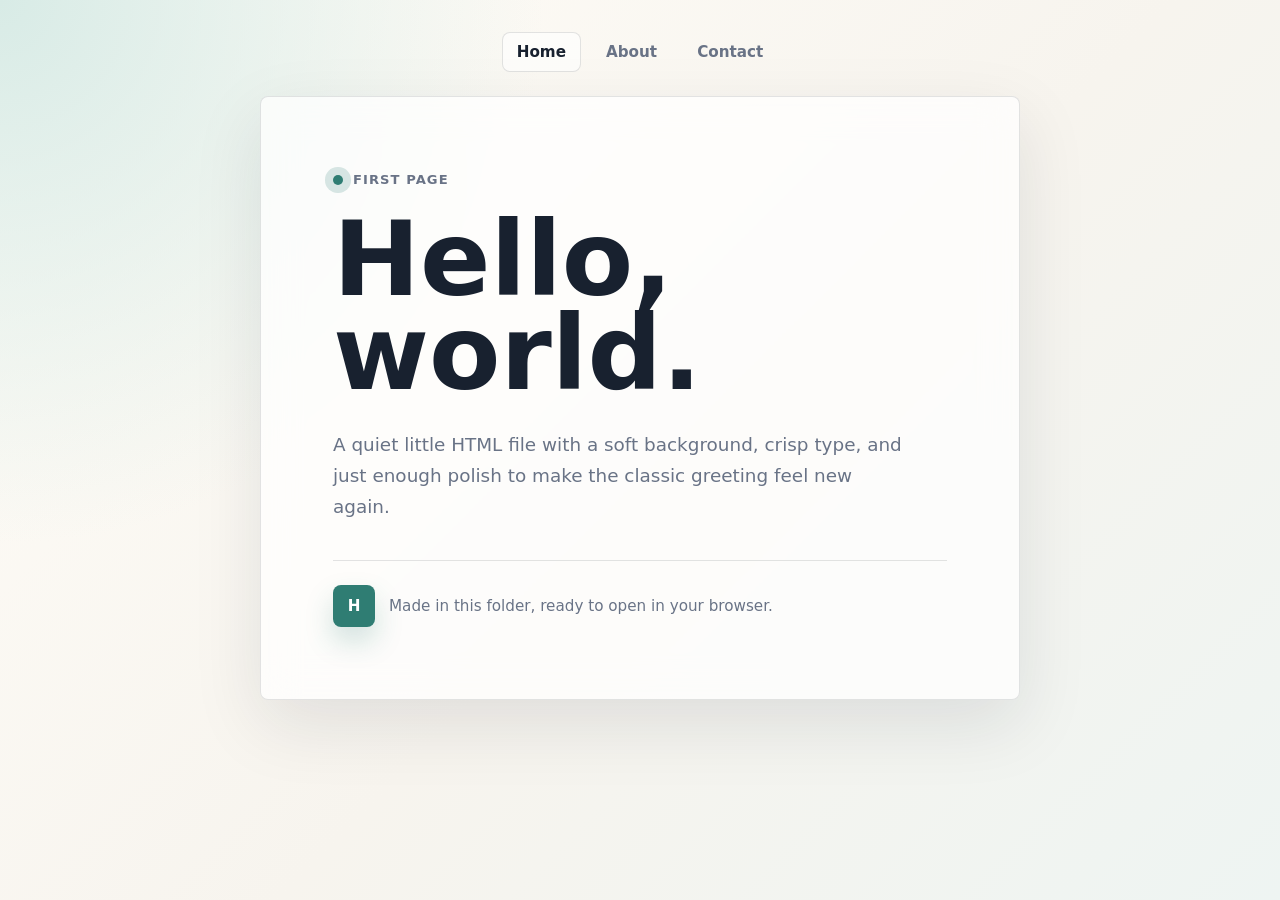
<file: index.html>
<!DOCTYPE html>
<html lang="en">
<head>
  <meta charset="UTF-8">
  <meta name="viewport" content="width=device-width, initial-scale=1.0">
  <title>Hello World</title>
  <link rel="stylesheet" href="style.css">
</head>
<body>
  <div class="page">
    <nav aria-label="Main navigation">
      <a class="active" href="index.html">Home</a>
      <a href="about.html">About</a>
      <a href="contact.html">Contact</a>
    </nav>

    <main>
      <p class="eyebrow">First page</p>
      <h1>Hello,<br>world.</h1>
      <p>A quiet little HTML file with a soft background, crisp type, and just enough polish to make the classic greeting feel new again.</p>
      <div class="signature">
        <div class="mark">H</div>
        <span>Made in this folder, ready to open in your browser.</span>
      </div>
    </main>
  </div>
</body>
</html>
</file>
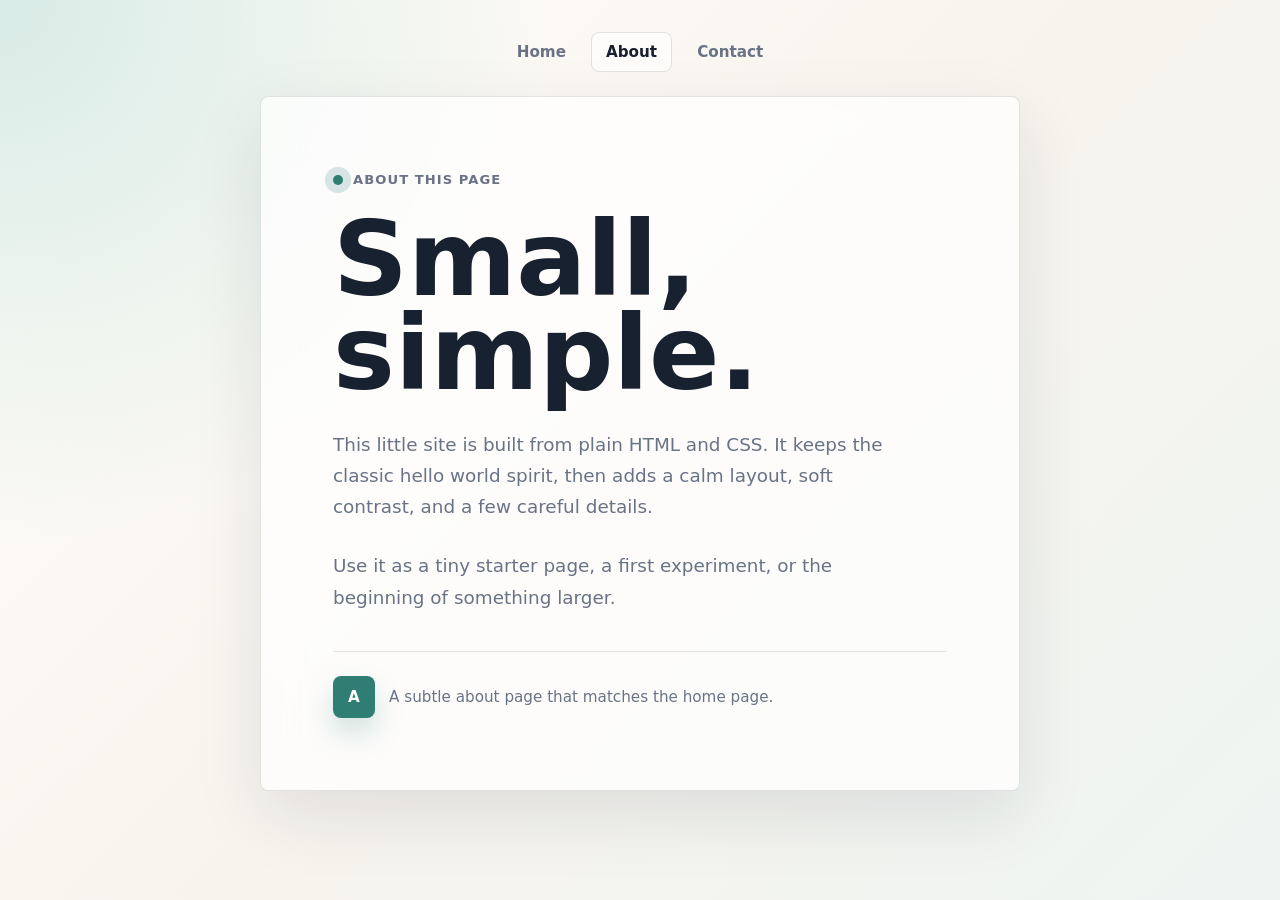
<file: about.html>
<!DOCTYPE html>
<html lang="en">
<head>
  <meta charset="UTF-8">
  <meta name="viewport" content="width=device-width, initial-scale=1.0">
  <title>About</title>
  <link rel="stylesheet" href="style.css">
</head>
<body>
  <div class="page">
    <nav aria-label="Main navigation">
      <a href="index.html">Home</a>
      <a class="active" href="about.html">About</a>
      <a href="contact.html">Contact</a>
    </nav>

    <main>
      <p class="eyebrow">About this page</p>
      <h1>Small,<br>simple.</h1>
      <p>This little site is built from plain HTML and CSS. It keeps the classic hello world spirit, then adds a calm layout, soft contrast, and a few careful details.</p>
      <p>Use it as a tiny starter page, a first experiment, or the beginning of something larger.</p>
      <div class="signature">
        <div class="mark">A</div>
        <span>A subtle about page that matches the home page.</span>
      </div>
    </main>
  </div>
</body>
</html>
</file>
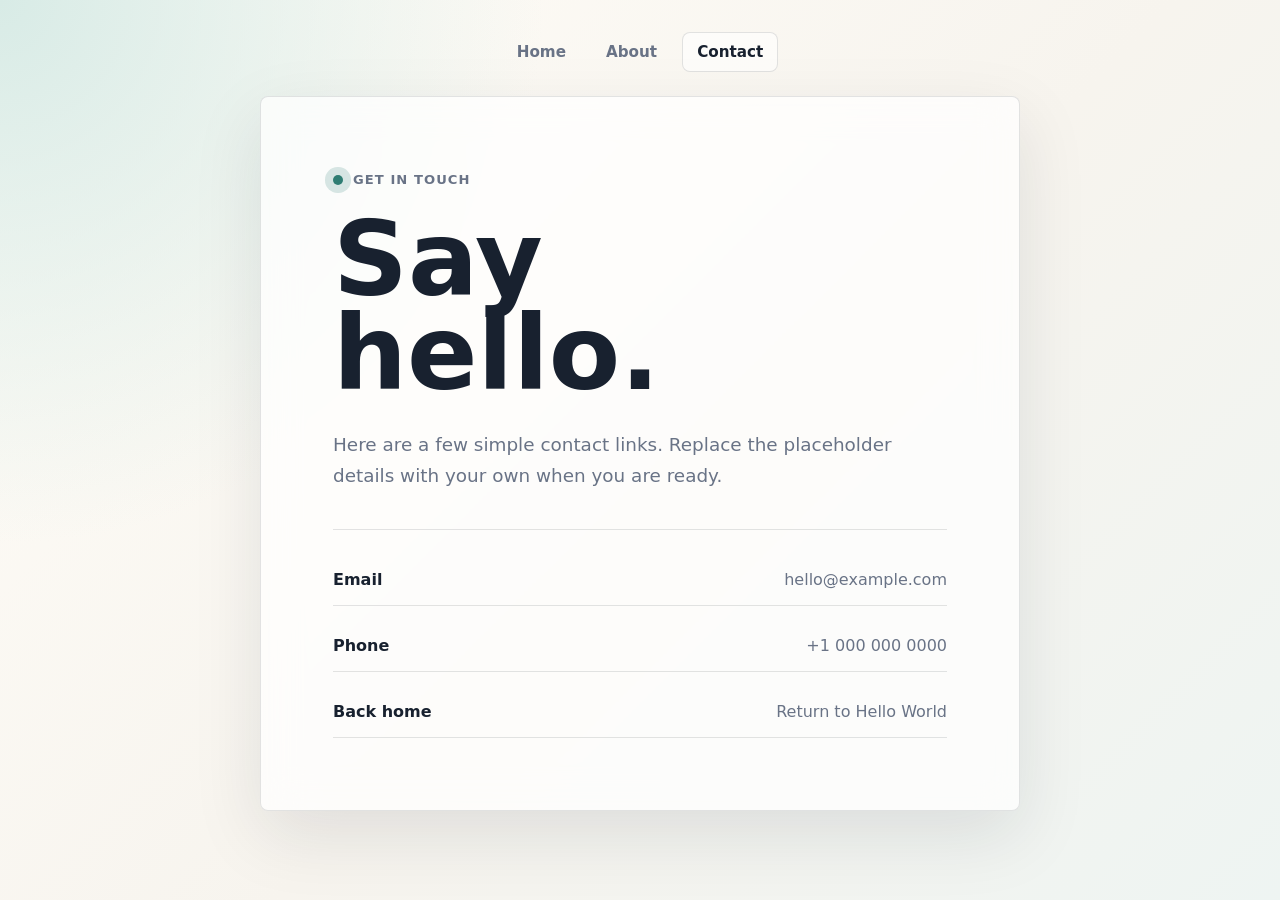
<file: contact.html>
<!DOCTYPE html>
<html lang="en">
<head>
  <meta charset="UTF-8">
  <meta name="viewport" content="width=device-width, initial-scale=1.0">
  <title>Contact</title>
  <link rel="stylesheet" href="style.css">
</head>
<body>
  <div class="page">
    <nav aria-label="Main navigation">
      <a href="index.html">Home</a>
      <a href="about.html">About</a>
      <a class="active" href="contact.html">Contact</a>
    </nav>

    <main>
      <p class="eyebrow">Get in touch</p>
      <h1>Say<br>hello.</h1>
      <p>Here are a few simple contact links. Replace the placeholder details with your own when you are ready.</p>

      <div class="contact-list">
        <a href="mailto:hello@example.com">
          <strong>Email</strong>
          <span>hello@example.com</span>
        </a>
        <a href="tel:+10000000000">
          <strong>Phone</strong>
          <span>+1 000 000 0000</span>
        </a>
        <a href="index.html">
          <strong>Back home</strong>
          <span>Return to Hello World</span>
        </a>
      </div>
    </main>
  </div>
</body>
</html>
</file>
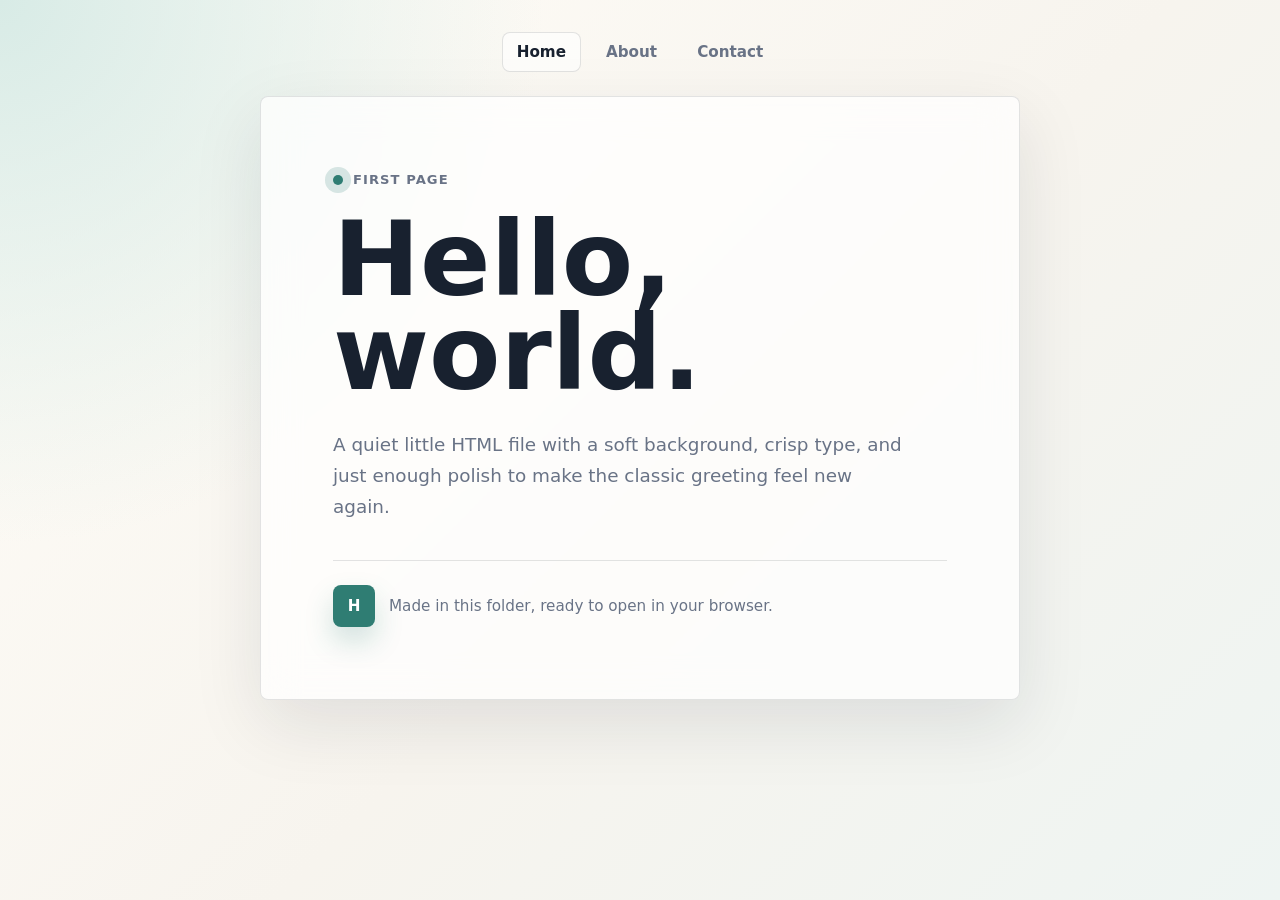
<file: hello.html>
<!DOCTYPE html>
<html lang="en">
<head>
  <meta charset="UTF-8">
  <meta name="viewport" content="width=device-width, initial-scale=1.0">
  <title>Hello World</title>
  <link rel="stylesheet" href="style.css">
</head>
<body>
  <div class="page">
    <nav aria-label="Main navigation">
      <a class="active" href="hello.html">Home</a>
      <a href="about.html">About</a>
      <a href="contact.html">Contact</a>
    </nav>

    <main>
      <p class="eyebrow">First page</p>
      <h1>Hello,<br>world.</h1>
      <p>A quiet little HTML file with a soft background, crisp type, and just enough polish to make the classic greeting feel new again.</p>
      <div class="signature">
        <div class="mark">H</div>
        <span>Made in this folder, ready to open in your browser.</span>
      </div>
    </main>
  </div>
</body>
</html>
</file>
<file: style.css>
:root {
  color-scheme: light;
  --ink: #18212f;
  --muted: #697386;
  --paper: #f7f4ee;
  --line: rgba(24, 33, 47, 0.12);
  --accent: #2f7d73;
  --accent-soft: #d8ebe6;
  --glow: rgba(47, 125, 115, 0.18);
}

* {
  box-sizing: border-box;
}

body {
  min-height: 100vh;
  margin: 0;
  padding: 32px;
  font-family: Inter, ui-sans-serif, system-ui, -apple-system, BlinkMacSystemFont, "Segoe UI", sans-serif;
  color: var(--ink);
  background:
    radial-gradient(circle at top left, var(--accent-soft), transparent 34rem),
    linear-gradient(135deg, #fffdf8 0%, var(--paper) 54%, #eef4f2 100%);
}

.page {
  width: min(100%, 760px);
  margin: 0 auto;
  display: grid;
  gap: 24px;
}

nav {
  display: flex;
  justify-content: center;
  gap: 10px;
  flex-wrap: wrap;
}

nav a {
  padding: 10px 14px;
  border: 1px solid transparent;
  border-radius: 8px;
  color: var(--muted);
  font-size: 0.95rem;
  font-weight: 700;
  text-decoration: none;
}

nav a:hover,
nav a.active {
  border-color: var(--line);
  color: var(--ink);
  background: rgba(255, 255, 255, 0.58);
}

main {
  padding: clamp(32px, 7vw, 72px);
  border: 1px solid var(--line);
  border-radius: 8px;
  background: rgba(255, 255, 255, 0.72);
  box-shadow: 0 24px 70px rgba(24, 33, 47, 0.10);
  backdrop-filter: blur(18px);
}

.eyebrow {
  display: inline-flex;
  align-items: center;
  gap: 10px;
  margin: 0 0 22px;
  color: var(--muted);
  font-size: 0.82rem;
  font-weight: 700;
  letter-spacing: 0.08em;
  text-transform: uppercase;
}

.eyebrow::before {
  content: "";
  width: 10px;
  height: 10px;
  border-radius: 50%;
  background: var(--accent);
  box-shadow: 0 0 0 8px var(--glow);
}

h1 {
  margin: 0;
  font-size: clamp(3rem, 11vw, 6.5rem);
  line-height: 0.9;
  letter-spacing: 0;
}

p {
  max-width: 36rem;
  margin: 28px 0 0;
  color: var(--muted);
  font-size: clamp(1rem, 2vw, 1.15rem);
  line-height: 1.7;
}

.signature,
.contact-list {
  margin-top: 38px;
  padding-top: 24px;
  border-top: 1px solid var(--line);
}

.signature {
  display: flex;
  align-items: center;
  gap: 14px;
  color: var(--muted);
  font-size: 0.95rem;
}

.mark {
  display: grid;
  place-items: center;
  width: 42px;
  height: 42px;
  border-radius: 8px;
  color: #ffffff;
  background: var(--accent);
  font-weight: 800;
  box-shadow: 0 14px 28px rgba(47, 125, 115, 0.22);
}

.contact-list {
  display: grid;
  gap: 14px;
}

.contact-list a {
  display: flex;
  justify-content: space-between;
  gap: 18px;
  padding: 16px 0;
  border-bottom: 1px solid var(--line);
  color: var(--ink);
  text-decoration: none;
}

.contact-list span {
  color: var(--muted);
}

@media (max-width: 560px) {
  body {
    padding: 20px;
  }

  .contact-list a {
    display: grid;
    gap: 4px;
  }
}
</file>
